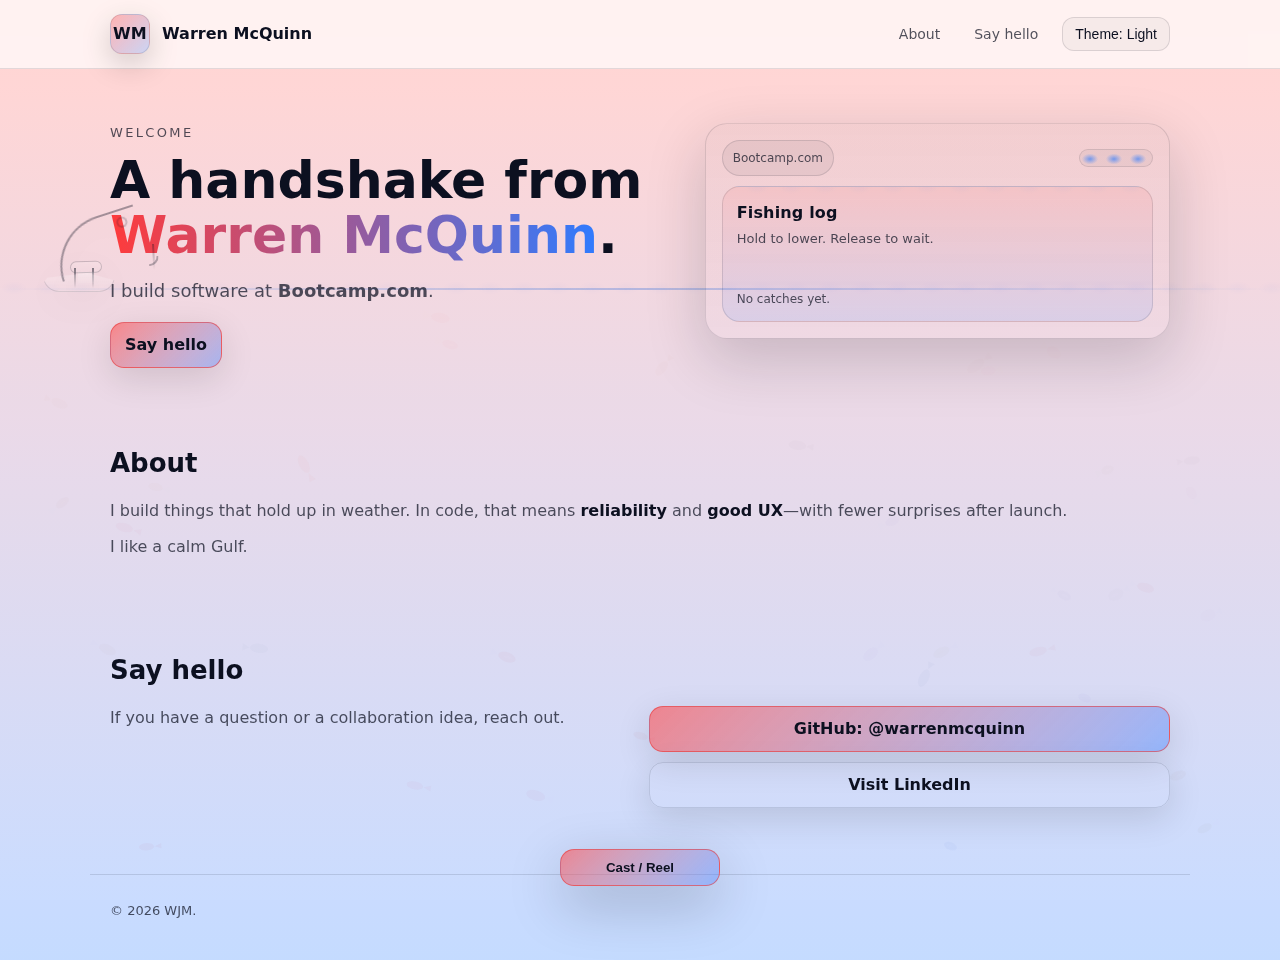
<file: index.html>
<!doctype html>
<html lang="en">
  <head>
    <meta charset="utf-8" />
    <meta name="viewport" content="width=device-width, initial-scale=1" />
    <meta
      name="description"
      content="Welcome to the GitHub profile site for Warren McQuinn — software engineer at Bootcamp.com."
    />

    <meta property="og:title" content="Warren McQuinn" />
    <meta
      property="og:description"
      content="A fun welcome page for Warren McQuinn’s GitHub profile."
    />
    <meta property="og:type" content="website" />

    <title>Warren McQuinn · GitHub</title>
    <link rel="icon" href="assets/favicon.svg" type="image/svg+xml" />
    <link rel="preload" href="assets/styles.css" as="style" />
    <link rel="stylesheet" href="assets/styles.css" />
  </head>
  <body>
    <a class="skip-link" href="#main">Skip to content</a>
    <canvas class="bg" id="bg" aria-hidden="true"></canvas>
    <div class="waterline" aria-hidden="true"></div>
    <div class="rig" id="rig" aria-hidden="true">
      <div class="boat"></div>
      <div class="rod"></div>
      <div class="line">
        <span class="hook" id="hook"></span>
        <span class="caught" id="caughtFish"></span>
      </div>
    </div>
    <div class="reel-pad" id="reelPad" aria-hidden="true"></div>

    <header class="site-header">
      <div class="wrap">
        <div class="brand" aria-label="Site header">
          <a class="brand__mark" href="/" aria-label="Home">
            <span aria-hidden="true">WM</span>
          </a>
          <div class="brand__text">
            <div class="brand__name">Warren McQuinn</div>
          </div>
        </div>

        <nav class="nav" aria-label="Primary">
          <a href="#about">About</a>
          <a href="#hello">Say hello</a>
          <button class="nav__btn" id="themeToggle" type="button">
            Theme
          </button>
        </nav>
      </div>
    </header>

    <main id="main" class="main">
      <section class="hero">
        <div class="wrap hero__grid">
          <div class="hero__copy">
            <p class="eyebrow">Welcome</p>
            <h1 class="h1">
              A handshake from<br>
              <span class="accent">Warren McQuinn</span>.
            </h1>
            <p class="lead">
              I build software at <strong>Bootcamp.com</strong>.
            </p>
            <div class="hero__actions">
              <a class="btn btn--primary" href="#hello">Say hello</a>
            </div>
          </div>

          <div class="hero__card" aria-label="Profile summary card">
            <div class="card">
              <div class="card__top">
                <div class="pill">Bootcamp.com</div>
                <div class="tide" aria-hidden="true"><span></span></div>
              </div>
              <div class="log-card">
                <div class="log-card__title">Fishing log</div>
                <div class="log-card__status" id="castNote">
                  Hold to lower. Release to wait. Circle to reel.
                </div>
                <div class="log-card__last" id="lastCatch"></div>
                <ol class="fish-log" id="fishLog"></ol>
              </div>
            </div>
          </div>
        </div>
      </section>

      <section id="about" class="section">
        <div class="wrap">
          <h2 class="h2">About</h2>
          <div class="prose">
            <p>
              I build things that hold up in weather. In code, that means
              <strong>reliability</strong> and <strong>good UX</strong>—with
              fewer surprises after launch.
            </p>
            <p>I like a calm Gulf.</p>
          </div>
        </div>
      </section>

      <section id="hello" class="section">
        <div class="wrap">
          <h2 class="h2">Say hello</h2>
          <div class="grid-2">
            <div class="prose">
              <p>
                If you have a question or a collaboration idea, reach out.
              </p>
            </div>

            <div class="contact">
              <a
                class="btn btn--primary btn--wide"
                href="https://github.com/warrenmcquinn"
                target="_blank"
                rel="noopener noreferrer"
              >
                GitHub: @warrenmcquinn
              </a>
              <a
                class="btn btn--ghost btn--wide"
                href="https://www.linkedin.com/in/warren-mcquinn-aa519027/"
                target="_blank"
                rel="noopener noreferrer"
              >
                Visit LinkedIn
              </a>
            </div>
          </div>
        </div>
      </section>
    </main>

    <div class="controls" aria-label="Fishing controls">
      <button class="btn btn--primary controls__btn" id="castBtn" type="button">
        Cast / Reel
      </button>
    </div>

    <footer class="site-footer">
      <div class="wrap footer__grid">
        <p class="micro">
          © <span id="year"></span> WJM.
        </p>
      </div>
    </footer>

    <script src="assets/main.js" defer></script>
  </body>
</html>
</file>
<file: assets/styles.css>
:root {
  color-scheme: light dark;
  --bg: #0b1020;
  --bg2: #060815;
  --air: #160607;
  --water: #061434;
  --text: #e8ecff;
  --muted: rgba(232, 236, 255, 0.72);
  --card: rgba(255, 255, 255, 0.06);
  --card2: rgba(255, 255, 255, 0.09);
  --stroke: rgba(255, 255, 255, 0.14);
  --accent: #ff3b3b;
  --accent2: #2f7bff;
  --warm: #ffb24a;
  --shadow: 0 20px 55px rgba(0, 0, 0, 0.45);
  --radius: 16px;
  --radius2: 22px;
  --wrap: 1100px;
  --font: ui-sans-serif, system-ui, -apple-system, Segoe UI, Roboto, Inter,
    "Helvetica Neue", Arial, "Noto Sans", "Apple Color Emoji", "Segoe UI Emoji";
}

html[data-theme="light"] {
  --bg: #f7f8ff;
  --bg2: #ffffff;
  --air: #fff1f1;
  --water: #eef4ff;
  --text: #0c1020;
  --muted: rgba(12, 16, 32, 0.72);
  --card: rgba(12, 16, 32, 0.04);
  --card2: rgba(12, 16, 32, 0.06);
  --stroke: rgba(12, 16, 32, 0.12);
  --shadow: 0 20px 60px rgba(12, 16, 32, 0.18);
}

* {
  box-sizing: border-box;
}

body {
  margin: 0;
  font-family: var(--font);
  color: var(--text);
  background: linear-gradient(
      180deg,
      color-mix(in oklab, var(--accent) 18%, var(--air)),
      color-mix(in oklab, var(--accent2) 22%, var(--water))
    ),
    linear-gradient(180deg, var(--bg), var(--bg2));
  line-height: 1.5;
  min-height: 100vh;
}

a {
  color: inherit;
  text-decoration-color: color-mix(in oklab, var(--accent2) 55%, transparent);
  text-underline-offset: 4px;
}

.bg {
  position: fixed;
  inset: 0;
  width: 100%;
  height: 100%;
  z-index: 0;
  pointer-events: none;
  opacity: 0.75;
}

.waterline {
  position: fixed;
  left: 0;
  right: 0;
  top: 32vh;
  top: 32svh;
  height: 2px;
  z-index: 0;
  pointer-events: none;
  background: linear-gradient(
    90deg,
    transparent,
    color-mix(in oklab, var(--accent2) 40%, var(--stroke)),
    transparent
  );
  opacity: 0.65;
}
.waterline::after {
  content: "";
  position: absolute;
  left: 0;
  right: 0;
  top: -14px;
  height: 30px;
  background: radial-gradient(
      20px 10px at 14px 14px,
      color-mix(in oklab, var(--accent2) 12%, transparent),
      transparent 70%
    )
    0 0 / 34px 28px repeat-x;
  opacity: 0.35;
  animation: surface 3200ms linear infinite;
}

.site-header,
.main,
.site-footer {
  position: relative;
  z-index: 1;
}

.wrap {
  max-width: var(--wrap);
  margin: 0 auto;
  padding: 0 20px;
}

.skip-link {
  position: absolute;
  left: -9999px;
  top: 12px;
  background: var(--bg2);
  color: var(--text);
  border: 1px solid var(--stroke);
  border-radius: 10px;
  padding: 10px 12px;
}
.skip-link:focus {
  left: 12px;
  z-index: 9999;
}

.site-header {
  position: sticky;
  top: 0;
  z-index: 50;
  border-bottom: 1px solid var(--stroke);
  backdrop-filter: blur(12px);
  background: color-mix(in oklab, var(--bg2) 70%, transparent);
}

.site-header .wrap {
  display: flex;
  align-items: center;
  justify-content: space-between;
  gap: 14px;
  padding: 14px 20px;
}

.brand {
  display: flex;
  align-items: center;
  gap: 12px;
  min-width: 240px;
}

.brand__mark {
  width: 40px;
  height: 40px;
  border-radius: 12px;
  border: 1px solid var(--stroke);
  background: linear-gradient(135deg, rgba(255, 59, 59, 0.35), rgba(47, 123, 255, 0.25));
  display: grid;
  place-items: center;
  font-weight: 800;
  letter-spacing: 0.02em;
  text-decoration: none;
  box-shadow: 0 10px 30px rgba(0, 0, 0, 0.18);
}

.brand__name {
  font-weight: 700;
}
.brand__tag {
  font-size: 13px;
  color: var(--muted);
}

.nav {
  display: flex;
  align-items: center;
  gap: 14px;
  flex-wrap: wrap;
  justify-content: flex-end;
}
.nav a {
  font-size: 14px;
  color: var(--muted);
  text-decoration: none;
  border-radius: 10px;
  padding: 8px 10px;
}
.nav a:hover {
  color: var(--text);
  background: var(--card);
}

.nav__btn {
  border: 1px solid var(--stroke);
  background: var(--card);
  color: var(--text);
  border-radius: 12px;
  padding: 8px 12px;
  font-size: 14px;
  cursor: pointer;
}
.nav__btn:hover {
  background: var(--card2);
}

.main {
  min-height: 70vh;
}

.hero {
  padding: 54px 0 36px;
}

.hero__grid {
  display: grid;
  grid-template-columns: 1.1fr 0.9fr;
  gap: 26px;
  align-items: start;
}

.eyebrow {
  font-size: 13px;
  letter-spacing: 0.18em;
  text-transform: uppercase;
  color: var(--muted);
  margin: 0 0 10px;
}

.h1 {
  font-size: clamp(34px, 4.2vw, 52px);
  line-height: 1.06;
  margin: 0 0 14px;
}
.h2 {
  font-size: 26px;
  margin: 0 0 16px;
}
.h3 {
  font-size: 18px;
  margin: 0 0 8px;
}

.accent {
  background: linear-gradient(90deg, var(--accent), var(--accent2));
  -webkit-background-clip: text;
  background-clip: text;
  color: transparent;
}

.lead {
  font-size: 18px;
  color: var(--muted);
  margin: 0 0 18px;
}

.micro {
  font-size: 13px;
  color: var(--muted);
  margin: 10px 0 0;
}

.hero__actions {
  display: flex;
  gap: 12px;
  flex-wrap: wrap;
  margin-top: 10px;
}

.btn {
  display: inline-flex;
  align-items: center;
  justify-content: center;
  gap: 10px;
  padding: 10px 14px;
  border-radius: 14px;
  border: 1px solid var(--stroke);
  text-decoration: none;
  font-weight: 650;
  cursor: pointer;
  background: var(--card);
  color: var(--text);
  box-shadow: 0 10px 35px rgba(0, 0, 0, 0.12);
}
.btn:hover {
  background: var(--card2);
}
.btn--primary {
  border-color: color-mix(in oklab, var(--accent) 55%, var(--stroke));
  background: linear-gradient(
    135deg,
    color-mix(in oklab, var(--accent) 55%, rgba(255, 255, 255, 0.02)),
    color-mix(in oklab, var(--accent2) 40%, rgba(255, 255, 255, 0.02))
  );
}
.btn--primary:hover {
  filter: brightness(1.05);
}
.btn--ghost {
  background: transparent;
}
.btn--wide {
  width: 100%;
}

.hero__card {
  position: relative;
}

.card {
  border-radius: var(--radius2);
  border: 1px solid var(--stroke);
  background: linear-gradient(180deg, var(--card), transparent);
  box-shadow: var(--shadow);
  overflow: hidden;
}

.card__top {
  display: flex;
  align-items: center;
  justify-content: space-between;
  gap: 12px;
  padding: 16px 16px 10px;
}

.pill {
  font-size: 12px;
  padding: 8px 10px;
  border-radius: 999px;
  border: 1px solid var(--stroke);
  background: color-mix(in oklab, var(--card2) 90%, transparent);
  color: var(--muted);
}

.tide {
  width: 74px;
  height: 18px;
  border-radius: 999px;
  border: 1px solid var(--stroke);
  background: color-mix(in oklab, var(--card2) 75%, transparent);
  position: relative;
  overflow: hidden;
  opacity: 0.9;
}
.tide span {
  position: absolute;
  inset: 0;
  background: radial-gradient(
      12px 8px at 10px 9px,
      color-mix(in oklab, var(--accent2) 70%, transparent),
      transparent 68%
    )
    0 0 / 24px 18px repeat-x;
  transform: translateX(0);
  animation: tide 2200ms linear infinite;
}

@keyframes tide {
  to {
    transform: translateX(-24px);
  }
}

.facts {
  display: grid;
  grid-template-columns: 1fr;
  gap: 12px;
  padding: 10px 16px 16px;
  margin: 0;
}
.facts dt {
  font-size: 12px;
  color: var(--muted);
  letter-spacing: 0.12em;
  text-transform: uppercase;
}
.facts dd {
  margin: 4px 0 0;
  font-weight: 650;
}

.card__bottom {
  display: grid;
  grid-template-columns: 1fr;
  gap: 12px;
  border-top: 1px solid var(--stroke);
  padding: 14px 16px;
  background: color-mix(in oklab, var(--card2) 50%, transparent);
}

.log-card {
  position: relative;
  margin: 0 16px 16px;
  border-radius: 18px;
  border: 1px solid var(--stroke);
  padding: 14px;
  background: linear-gradient(
    180deg,
    color-mix(in oklab, var(--accent) 10%, rgba(255, 255, 255, 0.02)),
    color-mix(in oklab, var(--accent2) 12%, rgba(255, 255, 255, 0.02))
  );
  overflow: hidden;
}

.log-card::before {
  content: "";
  position: absolute;
  inset: -14px -14px auto -14px;
  height: 42px;
  background: radial-gradient(
      20px 10px at 14px 14px,
      color-mix(in oklab, var(--accent2) 14%, transparent),
      transparent 70%
    )
    0 0 / 34px 28px repeat-x;
  opacity: 0.35;
  animation: surface 3200ms linear infinite;
}

.log-card > * {
  position: relative;
}

.log-card__title {
  font-weight: 750;
  letter-spacing: 0.01em;
}
.log-card__status {
  font-size: 13px;
  color: var(--muted);
  margin-top: 4px;
}

.log-card__last {
  margin-top: 10px;
  padding: 10px 10px;
  border-radius: 14px;
  border: 1px solid var(--stroke);
  background: color-mix(in oklab, var(--card2) 55%, transparent);
  color: var(--muted);
  font-size: 12px;
  line-height: 1.35;
  min-height: 18px;
  opacity: 0;
  transform: translateY(-2px);
  transition: opacity 220ms ease, transform 220ms ease;
}

.show-last .log-card__last {
  opacity: 1;
  transform: translateY(0);
}

.rig {
  position: fixed;
  left: 0;
  top: 32vh;
  top: 32svh;
  width: 160px;
  height: 44px;
  z-index: 10;
  pointer-events: none;
  --line-len: 26px;
  --rig-x: 40px;
  --tilt: -3deg;
  --rod-tilt: -18deg;
  --rod-flex: 0deg;
  --caught-w: 18px;
  --caught-h: 10px;
  --caught-tail: 6px;
  --caught-stripe: 0;
  --caught-mark-x: 22%;
  --caught-mark-w: 52%;
  --caught-mark-h: 18%;
  --caught-pattern: rgba(255, 255, 255, 0.25);
  transform: translate3d(var(--rig-x), 0, 0);
}

.reel-pad {
  position: fixed;
  inset: 0;
  z-index: 9;
  pointer-events: none;
  touch-action: none;
}

.reel-mode .reel-pad {
  pointer-events: auto;
}

.reel-mode {
  user-select: none;
  -webkit-user-select: none;
}

@keyframes surface {
  to {
    transform: translateX(-34px);
  }
}

.boat {
  position: absolute;
  left: 0;
  top: -30px;
  width: 78px;
  height: 34px;
  filter: drop-shadow(0 10px 18px rgba(0, 0, 0, 0.16));
  background:
    linear-gradient(180deg, rgba(255, 255, 255, 0.22), rgba(255, 255, 255, 0.06))
      38px 14px / 16px 11px no-repeat,
    linear-gradient(180deg, color-mix(in oklab, var(--text) 55%, transparent), transparent)
      34px 10px / 2px 20px no-repeat,
    linear-gradient(180deg, color-mix(in oklab, var(--text) 55%, transparent), transparent)
      52px 10px / 2px 20px no-repeat;
}
.boat::before {
  content: "";
  position: absolute;
  left: 3px;
  right: 3px;
  bottom: 0;
  height: 18px;
  background: linear-gradient(180deg, rgba(255, 255, 255, 0.22), rgba(255, 255, 255, 0.06));
  border: 1px solid var(--stroke);
  border-top: 0;
  clip-path: polygon(6% 25%, 62% 0%, 100% 40%, 94% 100%, 10% 100%, 0% 55%);
  border-radius: 0 0 16px 16px;
}
.boat::after {
  content: "";
  position: absolute;
  left: 30px;
  top: 3px;
  width: 30px;
  height: 10px;
  border-radius: 10px;
  border: 1px solid color-mix(in oklab, var(--text) 22%, transparent);
  background: linear-gradient(180deg, rgba(255, 255, 255, 0.16), rgba(255, 255, 255, 0.04));
  transform: rotate(-2deg);
  opacity: 0.85;
}

.rod {
  position: absolute;
  left: 18px;
  top: -62px;
  width: 96px;
  height: 56px;
  transform: rotate(var(--rod-tilt));
  transform-origin: 10px 52px;
  filter: drop-shadow(0 10px 14px rgba(0, 0, 0, 0.12));
}
.rod::before {
  content: "";
  position: absolute;
  left: 4px;
  bottom: 2px;
  width: 88px;
  height: 50px;
  border: 2px solid color-mix(in oklab, var(--text) 50%, transparent);
  border-right: 0;
  border-bottom: 0;
  border-radius: 90px 0 0 0;
  opacity: 0.72;
  transform: skewX(var(--rod-flex));
  transform-origin: 10px 50px;
}
.rod::after {
  content: "";
  position: absolute;
  right: 12px;
  top: 10px;
  width: 7px;
  height: 7px;
  border-radius: 999px;
  border: 2px solid color-mix(in oklab, var(--text) 35%, transparent);
  opacity: 0.55;
}

.line {
  position: absolute;
  left: 112px;
  top: -44px;
  width: 2px;
  height: var(--line-len);
  background: linear-gradient(
    180deg,
    color-mix(in oklab, var(--text) 38%, transparent),
    transparent
  );
  transform-origin: top;
  transform: rotate(var(--tilt));
  opacity: 0.85;
  transition: transform 220ms ease, opacity 220ms ease;
}
.hook {
  position: absolute;
  left: 0;
  bottom: 4px;
  width: 10px;
  height: 10px;
  transform: translateX(-4px);
  border: 2px solid color-mix(in oklab, var(--text) 45%, transparent);
  border-top: 0;
  border-left: 0;
  border-radius: 0 0 12px 0;
  opacity: 0.75;
}

.caught {
  position: absolute;
  left: 0;
  bottom: 0;
  width: var(--caught-w);
  height: var(--caught-h);
  border-radius: 999px;
  border: 1px solid color-mix(in oklab, var(--text) 16%, transparent);
  opacity: 0;
  transform: translate(8px, -6px) rotate(-8deg) scale(0.9);
  transition: opacity 220ms ease, transform 220ms ease;
  background:
    radial-gradient(circle at 72% 44%, rgba(0, 0, 0, 0.38) 0 1.4px, transparent 1.5px),
    radial-gradient(circle at 35% 35%, rgba(255, 255, 255, 0.9), transparent 55%),
    linear-gradient(90deg, color-mix(in oklab, var(--accent2) 70%, transparent), color-mix(in oklab, var(--accent) 55%, transparent));
}
.caught::before {
  content: "";
  position: absolute;
  left: var(--caught-mark-x);
  top: 45%;
  width: var(--caught-mark-w);
  height: var(--caught-mark-h);
  transform: translateY(-50%);
  border-radius: 999px;
  background: var(--caught-pattern);
  opacity: var(--caught-stripe);
}
.caught::after {
  content: "";
  position: absolute;
  right: -4px;
  top: 50%;
  width: 0;
  height: 0;
  transform: translateY(-50%);
  border-left: var(--caught-tail) solid
    color-mix(in oklab, var(--accent) 55%, transparent);
  border-top: calc(var(--caught-h) * 0.32) solid transparent;
  border-bottom: calc(var(--caught-h) * 0.32) solid transparent;
  opacity: 0.9;
}

.dropping .rig .line {
  opacity: 1;
}
.bite .rig .caught {
  opacity: 1;
  transform: translate(8px, -6px) rotate(6deg) scale(1);
  animation: wriggle 900ms ease-in-out infinite;
  box-shadow: 0 10px 22px rgba(0, 0, 0, 0.18);
}

.caught[data-kind="giant"] {
  border-color: color-mix(in oklab, var(--text) 26%, transparent);
}

.running .rig .caught {
  animation-duration: 520ms;
}

.landed .rig .caught {
  opacity: 1;
  transform: translate(10px, -12px) rotate(10deg) scale(1.05);
  animation: none;
}

#castBtn {
  touch-action: none;
}

.controls {
  position: fixed;
  left: 50%;
  bottom: calc(14px + env(safe-area-inset-bottom, 0px));
  transform: translateX(-50%);
  z-index: 12;
  pointer-events: auto;
}
.controls__btn {
  min-width: 160px;
  box-shadow: 0 18px 55px rgba(0, 0, 0, 0.22);
}
.reel-mode .controls__btn {
  border-color: color-mix(in oklab, var(--accent2) 45%, var(--stroke));
}

@keyframes wriggle {
  0%,
  100% {
    transform: translateY(0) rotate(6deg) scale(1);
  }
  50% {
    transform: translateY(-2px) rotate(-8deg) scale(0.98);
  }
}

.section {
  padding: 40px 0;
}
.section--alt {
  border-top: 1px solid var(--stroke);
  border-bottom: 1px solid var(--stroke);
  background: color-mix(in oklab, var(--card2) 50%, transparent);
}

.grid-2 {
  display: grid;
  grid-template-columns: 1fr 1fr;
  gap: 18px;
  align-items: start;
}

.prose p {
  margin: 0 0 12px;
  color: var(--muted);
}
.prose strong {
  color: var(--text);
}

.checklist {
  list-style: none;
  padding: 0;
  margin: 0;
  border: 1px solid var(--stroke);
  border-radius: var(--radius);
  background: linear-gradient(180deg, var(--card), transparent);
  overflow: hidden;
}
.checklist li {
  display: flex;
  gap: 10px;
  padding: 12px 14px;
  border-top: 1px solid var(--stroke);
  color: var(--muted);
}
.checklist li:first-child {
  border-top: 0;
}
.checklist li::before {
  content: "✓";
  color: var(--accent2);
  font-weight: 800;
}

.contact {
  display: grid;
  gap: 10px;
  align-content: start;
}

.fish-log {
  margin: 10px 0 0;
  padding-left: 0;
  list-style: none;
  color: var(--muted);
  font-size: 12px;
  line-height: 1.35;
  font-variant-numeric: tabular-nums;
}
.fish-log li {
  margin: 6px 0 0;
}

.site-footer {
  padding: 26px 0 40px;
}
.footer__grid {
  display: flex;
  align-items: center;
  justify-content: space-between;
  gap: 12px;
  border-top: 1px solid var(--stroke);
  padding-top: 16px;
}
.footer__right {
  text-align: right;
}

@media (max-width: 900px) {
  .hero__grid {
    grid-template-columns: 1fr;
  }
  .brand {
    min-width: unset;
  }
  .grid-2 {
    grid-template-columns: 1fr;
  }
}

@media (prefers-reduced-motion: reduce) {
  .tide span,
  .waterline::after,
  .log-card::before,
  .bite .rig .caught {
    animation: none !important;
  }
}
</file>
